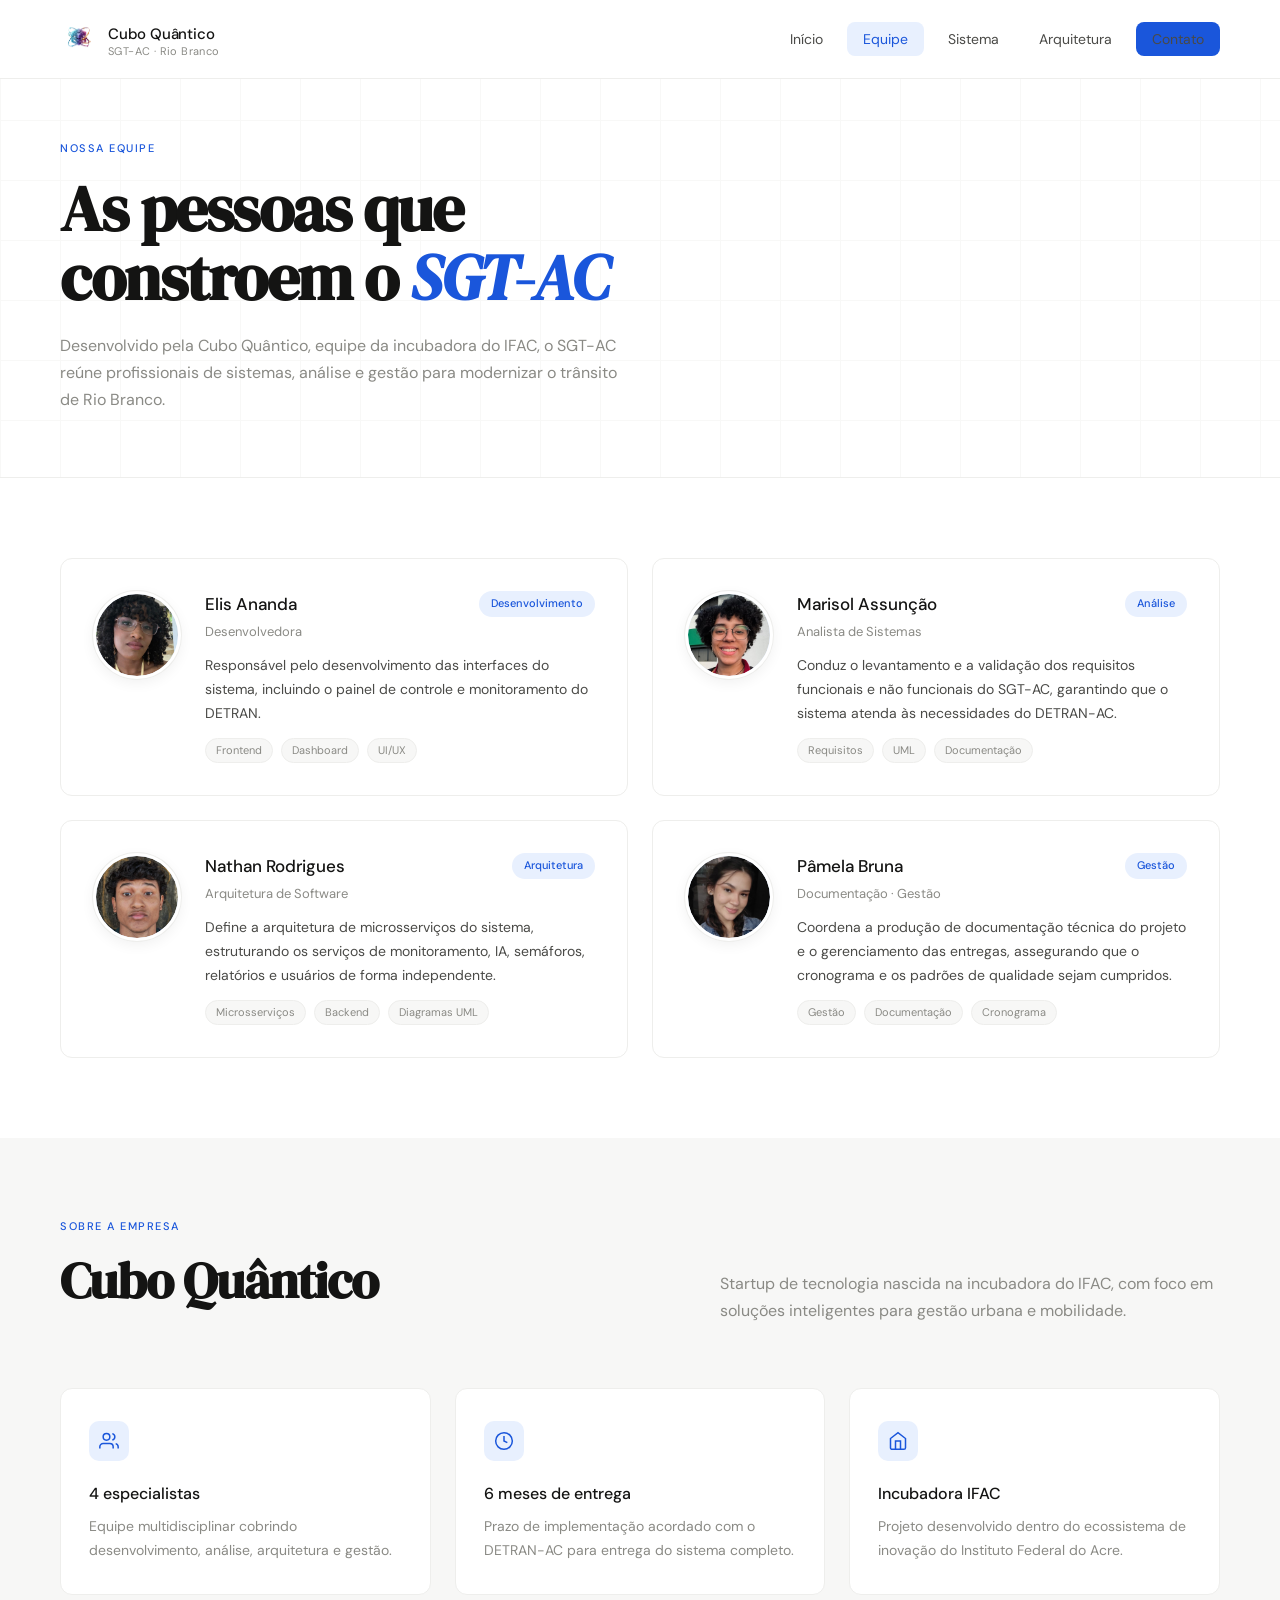
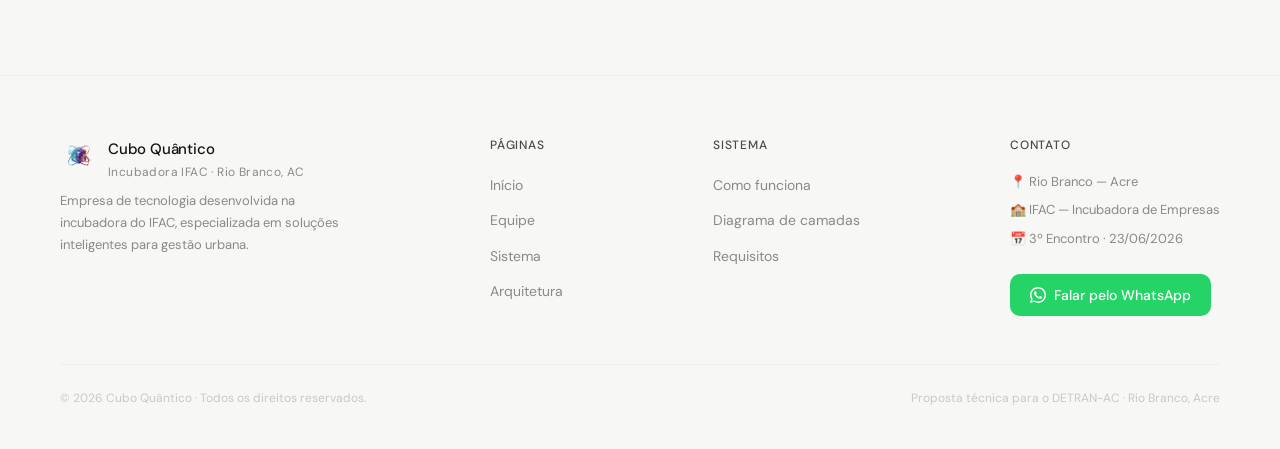
<file: equipe.html>
<!DOCTYPE html>
<html lang="pt-BR">
<head>
  <meta charset="UTF-8">
  <meta name="viewport" content="width=device-width, initial-scale=1.0">
  <title>Equipe — Cubo Quântico</title>
  <link rel="stylesheet" href="style.css?v=4">
</head>
<body>

<!-- NAV -->
<nav>
  <a href="index.html" class="nav-logo">
    <div class="logo-icon">
      <img src="img/logo1.png" alt="Cubo Quântico" width="38" height="38">
    </div>
    <div>
      <span class="logo-text">Cubo Quântico</span>
      <span class="logo-sub">SGT-AC · Rio Branco</span>
    </div>
  </a>
  <ul class="nav-links" id="nav-links">
    <li><a href="index.html">Início</a></li>
    <li><a href="equipe.html" class="active">Equipe</a></li>
    <li><a href="sistema.html">Sistema</a></li>
    <li><a href="arquitetura.html">Arquitetura</a></li>
    <li><a href="index.html#contato" class="nav-cta">Contato</a></li>
  </ul>
  <button class="nav-hamburger" id="nav-hamburger" aria-label="Abrir menu" aria-expanded="false">
    <span></span>
    <span></span>
    <span></span>
  </button>
</nav>

<!-- MENU MOBILE OVERLAY -->
<div class="mobile-menu" id="mobile-menu">
  <ul>
    <li><a href="index.html">Início</a></li>
    <li><a href="equipe.html" class="active">Equipe</a></li>
    <li><a href="sistema.html">Sistema</a></li>
    <li><a href="arquitetura.html">Arquitetura</a></li>
    <li><a href="index.html#contato">Contato</a></li>
  </ul>
</div>

<!-- PAGE/HEADER -->
<section class="page-hero">
  <div class="page-hero-content">
    <p class="section-label">Nossa equipe</p>
    <h1 class="page-hero-title">As pessoas que<br>constroem o <em>SGT-AC</em></h1>
    <p class="page-hero-desc">Desenvolvido pela Cubo Quântico, equipe da 
      incubadora do IFAC, o SGT-AC reúne profissionais de sistemas, 
      análise e gestão para modernizar o trânsito de Rio Branco.</p>
  </div>
</section>

<!-- EQUIPE/GRID -->
<section class="team-page-section">
  <div class="team-page-grid reveal">

    <!-- Elis -->
    <div class="team-page-card">
      <div class="team-page-avatar">
        <img src="fotos/elis.jpg" alt="Elis Ananda"
             onerror="this.style.display='none';this.nextElementSibling.style.display='flex'">
        <span class="avatar-fallback">E</span>
      </div>
      <div class="team-page-info">
        <div class="team-page-header">
          <div>
            <h3 class="team-page-name">Elis Ananda</h3>
            <span class="team-page-role">Desenvolvedora</span>
          </div>
          <span class="team-page-badge">Desenvolvimento</span>
        </div>
        <p class="team-page-bio">
          Responsável pelo desenvolvimento das interfaces do sistema, incluindo o painel de controle e monitoramento do DETRAN.
        </p>
        <div class="team-page-tags">
          <span class="team-tag">Frontend</span>
          <span class="team-tag">Dashboard</span>
          <span class="team-tag">UI/UX</span>
        </div>
      </div>
    </div>

    <!-- Marisol -->
    <div class="team-page-card">
      <div class="team-page-avatar">
        <img src="fotos/marisol.jpg" alt="Marisol Assunção"
             onerror="this.style.display='none';this.nextElementSibling.style.display='flex'">
        <span class="avatar-fallback">M</span>
      </div>
      <div class="team-page-info">
        <div class="team-page-header">
          <div>
            <h3 class="team-page-name">Marisol Assunção</h3>
            <span class="team-page-role">Analista de Sistemas</span>
          </div>
          <span class="team-page-badge">Análise</span>
        </div>
        <p class="team-page-bio">
          Conduz o levantamento e a validação dos requisitos 
          funcionais e não funcionais do SGT-AC, garantindo que o sistema atenda às necessidades do DETRAN-AC.
        </p>
        <div class="team-page-tags">
          <span class="team-tag">Requisitos</span>
          <span class="team-tag">UML</span>
          <span class="team-tag">Documentação</span>
        </div>
      </div>
    </div>

    <!-- Nathan -->
    <div class="team-page-card">
      <div class="team-page-avatar">
        <img src="fotos/nathan.jpg" alt="Nathan Rodrigues"
             onerror="this.style.display='none';this.nextElementSibling.style.display='flex'">
        <span class="avatar-fallback">N</span>
      </div>
      <div class="team-page-info">
        <div class="team-page-header">
          <div>
            <h3 class="team-page-name">Nathan Rodrigues</h3>
            <span class="team-page-role">Arquitetura de Software</span>
          </div>
          <span class="team-page-badge">Arquitetura</span>
        </div>
        <p class="team-page-bio">
          Define a arquitetura de microsserviços do sistema, estruturando os serviços de monitoramento, IA, semáforos, relatórios e usuários de forma independente.
        </p>
        <div class="team-page-tags">
          <span class="team-tag">Microsserviços</span>
          <span class="team-tag">Backend</span>
          <span class="team-tag">Diagramas UML</span>
        </div>
      </div>
    </div>

    <!-- Pâmela -->
    <div class="team-page-card">
      <div class="team-page-avatar">
        <img src="fotos/pamela.jpg" alt="Pâmela Bruna"
             onerror="this.style.display='none';this.nextElementSibling.style.display='flex'">
        <span class="avatar-fallback">P</span>
      </div>
      <div class="team-page-info">
        <div class="team-page-header">
          <div>
            <h3 class="team-page-name">Pâmela Bruna</h3>
            <span class="team-page-role">Documentação · Gestão</span>
          </div>
          <span class="team-page-badge">Gestão</span>
        </div>
        <p class="team-page-bio">
          Coordena a produção de documentação técnica do projeto e o gerenciamento das entregas, assegurando que o cronograma e os padrões de qualidade sejam cumpridos.
        </p>
        <div class="team-page-tags">
          <span class="team-tag">Gestão</span>
          <span class="team-tag">Documentação</span>
          <span class="team-tag">Cronograma</span>
        </div>
      </div>
    </div>

  </div>
</section>

<!-- SOBRE/EMPRESA -->
<section class="about-section">
  <div class="section-header reveal">
    <div>
      <p class="section-label">Sobre a empresa</p>
      <h2 class="section-title">Cubo Quântico</h2>
    </div>
    <p class="section-desc">Startup de tecnologia nascida na incubadora do IFAC, com foco em soluções inteligentes para gestão urbana e mobilidade.</p>
  </div>
  <div class="about-grid reveal">
    <div class="about-card">
      <div class="how-icon">
        <svg viewBox="0 0 24 24" fill="none" stroke="currentColor" stroke-width="1.8"><path d="M17 21v-2a4 4 0 00-4-4H5a4 4 0 00-4 4v2"/><circle cx="9" cy="7" r="4"/><path d="M23 21v-2a4 4 0 00-3-3.87M16 3.13a4 4 0 010 7.75"/></svg>
      </div>
      <h4 class="about-card-title">4 especialistas</h4>
      <p class="about-card-text">Equipe multidisciplinar cobrindo desenvolvimento, análise, arquitetura e gestão.</p>
    </div>
    <div class="about-card">
      <div class="how-icon">
        <svg viewBox="0 0 24 24" fill="none" stroke="currentColor" stroke-width="1.8"><circle cx="12" cy="12" r="10"/><polyline points="12 6 12 12 16 14"/></svg>
      </div>
      <h4 class="about-card-title">6 meses de entrega</h4>
      <p class="about-card-text">Prazo de implementação acordado com o DETRAN-AC para entrega do sistema completo.</p>
    </div>
    <div class="about-card">
      <div class="how-icon">
        <svg viewBox="0 0 24 24" fill="none" stroke="currentColor" stroke-width="1.8"><path d="M3 9l9-7 9 7v11a2 2 0 01-2 2H5a2 2 0 01-2-2z"/><polyline points="9 22 9 12 15 12 15 22"/></svg>
      </div>
      <h4 class="about-card-title">Incubadora IFAC</h4>
      <p class="about-card-text">Projeto desenvolvido dentro do ecossistema de inovação do Instituto Federal do Acre.</p>
    </div>
  </div>
</section>

<!-- RODAPÉ -->
<footer id="contato">
  <div class="footer-top">
    <div class="footer-brand">
      <a href="index.html" class="nav-logo">
        <div class="logo-icon">
          <img src="img/logo1.png" alt="Cubo Quântico" width="38" height="38">
        </div>
        <div>
          <span class="logo-text">Cubo Quântico</span>
          <span class="logo-sub">Incubadora IFAC · Rio Branco, AC</span>
        </div>
      </a>
      <p class="footer-desc">Empresa de tecnologia desenvolvida na incubadora do IFAC, especializada em soluções inteligentes para gestão urbana.</p>
    </div>
    <div class="footer-links">
      <h4>Páginas</h4>
      <ul>
        <li><a href="index.html">Início</a></li>
        <li><a href="equipe.html">Equipe</a></li>
        <li><a href="sistema.html">Sistema</a></li>
        <li><a href="arquitetura.html">Arquitetura</a></li>
      </ul>
    </div>
    <div class="footer-links">
      <h4>Sistema</h4>
      <ul>
        <li><a href="sistema.html">Como funciona</a></li>
        <li><a href="arquitetura.html">Diagrama de camadas</a></li>
        <li><a href="sistema.html#requisitos">Requisitos</a></li>
      </ul>
    </div>
    <div class="footer-contact">
      <h4>Contato</h4>
      <p>📍 Rio Branco — Acre</p>
      <p>🏫 IFAC — Incubadora de Empresas</p>
      <p>📅 3º Encontro · 23/06/2026</p>
      <a href="https://wa.me/55" target="_blank" class="whatsapp-btn">
        <svg width="16" height="16" viewBox="0 0 24 24" fill="white"><path d="M17.472 14.382c-.297-.149-1.758-.867-2.03-.967-.273-.099-.471-.148-.67.15-.197.297-.767.966-.94 1.164-.173.199-.347.223-.644.075-.297-.15-1.255-.463-2.39-1.475-.883-.788-1.48-1.761-1.653-2.059-.173-.297-.018-.458.13-.606.134-.133.298-.347.446-.52.149-.174.198-.298.298-.497.099-.198.05-.371-.025-.52-.075-.149-.669-1.612-.916-2.207-.242-.579-.487-.5-.669-.51-.173-.008-.371-.01-.57-.01-.198 0-.52.074-.792.372-.272.297-1.04 1.016-1.04 2.479 0 1.462 1.065 2.875 1.213 3.074.149.198 2.096 3.2 5.077 4.487.709.306 1.262.489 1.694.625.712.227 1.36.195 1.871.118.571-.085 1.758-.719 2.006-1.413.248-.694.248-1.289.173-1.413-.074-.124-.272-.198-.57-.347z"/><path d="M12 0C5.373 0 0 5.373 0 12c0 2.123.554 4.116 1.524 5.843L.057 23.928l6.234-1.635A11.942 11.942 0 0012 24c6.627 0 12-5.373 12-12S18.627 0 12 0zm0 21.818a9.818 9.818 0 01-5.007-1.369l-.36-.214-3.7.97 1.013-3.597-.235-.37A9.818 9.818 0 012.182 12c0-5.42 4.398-9.818 9.818-9.818 5.42 0 9.818 4.398 9.818 9.818 0 5.42-4.398 9.818-9.818 9.818z"/></svg>
        Falar pelo WhatsApp
      </a>
    </div>
  </div>
  <div class="footer-bottom">
    <p>© 2026 Cubo Quântico · Todos os direitos reservados.</p>
    <p>Proposta técnica para o DETRAN-AC · Rio Branco, Acre</p>
  </div>
</footer>

<script src="main.js?v=4" defer></script>
</body>
</html>
</file>
<file: style.css>
@import url('https://fonts.googleapis.com/css2?family=DM+Sans:wght@300;400;500&family=DM+Serif+Display:ital@0;1&display=swap');

*, *::before, *::after {
  box-sizing: border-box;
  margin: 0;
  padding: 0;
}

:root {
  --white: #ffffff;
  --off: #f7f7f6;
  --gray-100: #eeeeec;
  --gray-300: #c8c8c4;
  --gray-500: #8a8a85;
  --gray-700: #4a4a47;
  --black: #141413;
  --blue: #1a56db;
  --blue-light: #e8f0fe;
  --blue-mid: #3b82f6;
  --accent: #1a56db;
  --font-display: 'DM Serif Display', Georgia, serif;
  --font-body: 'DM Sans', sans-serif;
  --radius: 12px;
  --transition: 0.35s cubic-bezier(0.4, 0, 0.2, 1);
}

html {
  scroll-behavior: smooth;
}

body {
  font-family: var(--font-body);
  background: var(--white);
  color: var(--black);
  line-height: 1.6;
  overflow-x: hidden;
}

/* ── NAV ── */
nav {
  position: fixed;
  top: 0; left: 0; right: 0;
  z-index: 10001;
  display: flex;
  align-items: center;
  justify-content: space-between;
  padding: 20px 60px;
  background: rgba(255, 255, 255, 0.92);
  backdrop-filter: blur(12px);
  border-bottom: 1px solid var(--gray-100);
  transition: var(--transition);
}

.nav-logo {
  display: flex;
  align-items: center;
  gap: 10px;
  text-decoration: none;
  color: var(--black);
}

.logo-icon {
  width: 38px;
  height: 38px;
  min-width: 38px;
  flex-shrink: 0;
  display: flex;
  align-items: center;
  justify-content: center;
  overflow: hidden;
}

.logo-icon img {
  width: 100%;
  height: 100%;
  max-width: 38px;
  max-height: 38px;
  object-fit: contain;
  display: block;
}

.logo-text {
  font-family: var(--font-body);
  font-weight: 500;
  font-size: 15px;
  letter-spacing: -0.2px;
}

.logo-sub {
  font-size: 11px;
  color: var(--gray-500);
  letter-spacing: 0.4px;
  display: block;
  line-height: 1;
}

.nav-links {
  display: flex;
  gap: 8px;
  list-style: none;
}

.nav-links a {
  text-decoration: none;
  font-size: 14px;
  font-weight: 400;
  color: var(--gray-700);
  padding: 8px 16px;
  border-radius: 8px;
  transition: var(--transition);
}

.nav-links a:hover,
.nav-links a.active {
  background: var(--blue-light);
  color: var(--blue);
}

.nav-cta {
  background: var(--blue) ;
  color: white;
  font-weight: 500;
}

.nav-cta:hover {
  background: #1445b8;
  color: white;
}

/* ── HERO ── */
.hero {
  min-height: 100vh;
  display: flex;
  flex-direction: column;
  justify-content: center;
  padding: 120px 60px 80px;
  position: relative;
  overflow: hidden;
}

.hero-grid {
  position: absolute;
  inset: 0;
  background-image:
    linear-gradient(var(--gray-100) 1px, transparent 1px),
    linear-gradient(90deg, var(--gray-100) 1px, transparent 1px);
  background-size: 60px 60px;
  opacity: 0.5;
  z-index: 0;
  pointer-events: none;
}

.hero-blob {
  position: absolute;
  top: -100px;
  right: -100px;
  width: 600px;
  height: 600px;
  background: radial-gradient(circle at center, #e8f0fe 0%, transparent 70%);
  z-index: 0;
  pointer-events: none;
}

.hero-content {
  position: relative;
  z-index: 1;
  max-width: 800px;
}

.hero-badge {
  display: inline-flex;
  align-items: center;
  gap: 6px;
  background: var(--blue-light);
  color: var(--blue);
  font-size: 12px;
  font-weight: 500;
  letter-spacing: 0.8px;
  text-transform: uppercase;
  padding: 6px 14px;
  border-radius: 100px;
  margin-bottom: 32px;
  opacity: 0;
  transform: translateY(16px);
  animation: fadeUp 0.6s 0.1s forwards;
}

.hero-badge::before {
  content: '';
  width: 6px;
  height: 6px;
  background: var(--blue);
  border-radius: 50%;
}

.hero-title {
  font-family: var(--font-display);
  font-size: clamp(48px, 7vw, 88px);
  line-height: 1.05;
  letter-spacing: -2px;
  color: var(--black);
  margin-bottom: 24px;
  opacity: 0;
  transform: translateY(20px);
  animation: fadeUp 0.7s 0.2s forwards;
}

.hero-title em {
  font-style: italic;
  color: var(--blue);
}

.hero-desc {
  font-size: 18px;
  color: var(--gray-700);
  max-width: 560px;
  line-height: 1.7;
  margin-bottom: 48px;
  opacity: 0;
  transform: translateY(20px);
  animation: fadeUp 0.7s 0.35s forwards;
}

.hero-actions {
  display: flex;
  gap: 16px;
  flex-wrap: wrap;
  opacity: 0;
  transform: translateY(20px);
  animation: fadeUp 0.7s 0.5s forwards;
}

.hero-stats {
  display: flex;
  gap: 48px;
  margin-top: 80px;
  padding-top: 48px;
  border-top: 1px solid var(--gray-100);
  opacity: 0;
  transform: translateY(20px);
  animation: fadeUp 0.7s 0.65s forwards;
}

.stat-number {
  font-family: var(--font-display);
  font-size: 36px;
  color: var(--black);
  line-height: 1;
  margin-bottom: 4px;
}

.stat-label {
  font-size: 13px;
  color: var(--gray-500);
  letter-spacing: 0.3px;
}

/* ── BOTÕES ── */
.btn {
  display: inline-flex;
  align-items: center;
  gap: 8px;
  padding: 14px 28px;
  border-radius: 10px;
  font-family: var(--font-body);
  font-size: 15px;
  font-weight: 500;
  text-decoration: none;
  transition: var(--transition);
  cursor: pointer;
  border: none;
}

.btn-primary {
  background: var(--blue);
  color: white;
}

.btn-primary:hover {
  background: #1445b8;
  transform: translateY(-2px);
  box-shadow: 0 8px 24px rgba(26, 86, 219, 0.3);
}

.btn-secondary {
  background: var(--white);
  color: var(--black);
  border: 1.5px solid var(--gray-300);
}

.btn-secondary:hover {
  border-color: var(--blue);
  color: var(--blue);
  transform: translateY(-2px);
}

.btn-white {
  background: var(--white);
  color: var(--black);
}

.btn-white:hover {
  background: var(--blue-light);
  color: var(--blue);
  transform: translateY(-2px);
}

/* ── SEÇÕES GENÉRICAS ── */
section {
  padding: 100px 60px;
}

.section-label {
  font-size: 11px;
  font-weight: 500;
  letter-spacing: 1.5px;
  text-transform: uppercase;
  color: var(--blue);
  margin-bottom: 16px;
}

.section-title {
  font-family: var(--font-display);
  font-size: clamp(32px, 4vw, 52px);
  line-height: 1.1;
  letter-spacing: -1px;
  color: var(--black);
  margin-bottom: 16px;
}

.section-desc {
  font-size: 16px;
  color: var(--gray-500);
  max-width: 500px;
  line-height: 1.7;
}

.section-header {
  display: flex;
  justify-content: space-between;
  align-items: flex-end;
  margin-bottom: 64px;
  gap: 40px;
  flex-wrap: wrap;
}

/* ── EQUIPE ── */
.team-section {
  background: var(--off);
}

.team-grid {
  display: grid;
  grid-template-columns: repeat(auto-fill, minmax(200px, 1fr));
  gap: 24px;
}

.team-card {
  background: var(--white);
  border: 1px solid var(--gray-100);
  border-radius: var(--radius);
  padding: 32px 24px;
  text-align: center;
  transition: var(--transition);
  cursor: default;
}

.team-card:hover {
  border-color: var(--blue);
  transform: translateY(-4px);
  box-shadow: 0 12px 32px rgba(26, 86, 219, 0.08);
}

.team-avatar {
  width: 80px;
  height: 80px;
  border-radius: 50%;
  background: var(--blue-light);
  display: flex;
  align-items: center;
  justify-content: center;
  margin: 0 auto 20px;
  overflow: hidden;
  position: relative;
  border: 3px solid var(--white);
  box-shadow: 0 0 0 1px var(--gray-100), 0 4px 14px rgba(20, 20, 19, 0.06);
  transition: var(--transition);
}

.team-card:hover .team-avatar {
  box-shadow: 0 0 0 1px var(--blue), 0 6px 18px rgba(26, 86, 219, 0.15);
}

.team-avatar img {
  width: 100%;
  height: 100%;
  object-fit: cover;
  border-radius: 50%;
  display: block;
}

.team-avatar .avatar-fallback {
  font-family: var(--font-display);
  font-size: 26px;
  color: var(--blue);
  display: none;
  align-items: center;
  justify-content: center;
  width: 100%;
  height: 100%;
}

.team-name {
  font-size: 15px;
  font-weight: 500;
  color: var(--black);
  margin-bottom: 4px;
}

.team-role {
  font-size: 12px;
  color: var(--gray-500);
  letter-spacing: 0.3px;
}

/* ── COMO FUNCIONA ── */
.how-grid {
  display: grid;
  grid-template-columns: repeat(3, 1fr);
  gap: 2px;
  background: var(--gray-100);
  border: 1px solid var(--gray-100);
  border-radius: var(--radius);
  overflow: hidden;
}

.how-card {
  background: var(--white);
  padding: 40px 32px;
  transition: var(--transition);
}

.how-card:hover {
  background: var(--off);
}

.how-number {
  font-family: var(--font-display);
  font-size: 48px;
  color: var(--gray-100);
  line-height: 1;
  margin-bottom: 20px;
}

.how-icon {
  width: 40px;
  height: 40px;
  background: var(--blue-light);
  border-radius: 10px;
  display: flex;
  align-items: center;
  justify-content: center;
  margin-bottom: 20px;
}

.how-icon svg {
  width: 20px;
  height: 20px;
  stroke: var(--blue);
  fill: none;
  stroke-width: 1.8;
}

.how-title {
  font-size: 16px;
  font-weight: 500;
  color: var(--black);
  margin-bottom: 10px;
}

.how-text {
  font-size: 14px;
  color: var(--gray-500);
  line-height: 1.7;
}

.how-cta {
  text-align: center;
  margin-top: 48px;
}

/* ── ARQUITETURA ── */
.arch-section {
  background: var(--black);
}

.arch-section .section-label { color: var(--blue-mid); }
.arch-section .section-title { color: var(--white); }
.arch-section .section-desc  { color: var(--gray-300); }

.arch-layers {
  display: flex;
  flex-direction: column;
  gap: 3px;
  margin-top: 56px;
}

.arch-layer {
  display: flex;
  align-items: center;
  gap: 20px;
  background: rgba(255, 255, 255, 0.04);
  border: 1px solid rgba(255, 255, 255, 0.08);
  border-radius: 10px;
  padding: 20px 28px;
  transition: var(--transition);
}

.arch-layer:hover {
  background: rgba(26, 86, 219, 0.12);
  border-color: rgba(26, 86, 219, 0.4);
}

.arch-layer-num {
  font-family: var(--font-display);
  font-size: 13px;
  color: var(--blue-mid);
  min-width: 24px;
}

.arch-layer-name {
  font-size: 14px;
  font-weight: 500;
  color: var(--white);
  min-width: 200px;
}

.arch-layer-desc {
  font-size: 13px;
  color: var(--gray-500);
}

.arch-tags {
  display: flex;
  gap: 8px;
  margin-left: auto;
  flex-wrap: wrap;
}

.arch-tag {
  font-size: 11px;
  color: var(--blue-mid);
  background: rgba(59, 130, 246, 0.12);
  border: 1px solid rgba(59, 130, 246, 0.2);
  padding: 3px 10px;
  border-radius: 100px;
}

.arch-cta {
  text-align: center;
  margin-top: 48px;
}

/* ── RODAPÉ ── */
footer {
  background: var(--off);
  border-top: 1px solid var(--gray-100);
  padding: 60px 60px 40px;
}

.footer-top {
  display: flex;
  justify-content: space-between;
  align-items: flex-start;
  gap: 40px;
  flex-wrap: wrap;
  margin-bottom: 48px;
}

.footer-brand .logo-sub {
  margin-top: 4px;
  font-size: 12px;
}

.footer-desc {
  font-size: 13px;
  color: var(--gray-500);
  max-width: 280px;
  margin-top: 12px;
  line-height: 1.7;
}

.footer-links h4 {
  font-size: 12px;
  font-weight: 500;
  letter-spacing: 0.8px;
  text-transform: uppercase;
  color: var(--gray-700);
  margin-bottom: 16px;
}

.footer-links ul { list-style: none; }

.footer-links li { margin-bottom: 10px; }

.footer-links a {
  font-size: 14px;
  color: var(--gray-500);
  text-decoration: none;
  transition: color 0.2s;
}

.footer-links a:hover { color: var(--blue); }

.footer-contact h4 {
  font-size: 12px;
  font-weight: 500;
  letter-spacing: 0.8px;
  text-transform: uppercase;
  color: var(--gray-700);
  margin-bottom: 16px;
}

.footer-contact p {
  font-size: 13px;
  color: var(--gray-500);
  margin-bottom: 8px;
  display: flex;
  align-items: center;
  gap: 8px;
}

.whatsapp-btn {
  display: inline-flex;
  align-items: center;
  gap: 8px;
  background: #25d366;
  color: white;
  text-decoration: none;
  padding: 10px 20px;
  border-radius: 10px;
  font-size: 14px;
  font-weight: 500;
  margin-top: 16px;
  transition: var(--transition);
}

.whatsapp-btn:hover {
  background: #1dbb5b;
  transform: translateY(-2px);
  box-shadow: 0 6px 20px rgba(37, 211, 102, 0.3);
}

.footer-bottom {
  border-top: 1px solid var(--gray-100);
  padding-top: 24px;
  display: flex;
  justify-content: space-between;
  align-items: center;
  flex-wrap: wrap;
  gap: 12px;
}

.footer-bottom p {
  font-size: 12px;
  color: var(--gray-300);
}

/* ── SCROLL REVEAL ── */
/* Visível por padrão — o JS é quem oculta antes de animar.
   Assim, se o JS falhar ou demorar, o conteúdo nunca fica invisível. */
.reveal {
  opacity: 1;
  transform: none;
}

.reveal.reveal-init {
  opacity: 0;
  transform: translateY(28px);
  transition: opacity 0.7s ease, transform 0.7s ease;
}

.reveal.reveal-init.visible {
  opacity: 1;
  transform: translateY(0);
}

/* ── PAGE HERO ── */
.page-hero {
  min-height: 40vh;
  display: flex;
  align-items: flex-end;
  padding: 140px 60px 64px;
  position: relative;
  overflow: hidden;
  border-bottom: 1px solid var(--gray-100);
}

.page-hero::before {
  content: '';
  position: absolute;
  inset: 0;
  background-image:
    linear-gradient(var(--gray-100) 1px, transparent 1px),
    linear-gradient(90deg, var(--gray-100) 1px, transparent 1px);
  background-size: 60px 60px;
  opacity: 0.4;
  z-index: 0;
}

.page-hero-content {
  position: relative;
  z-index: 1;
  max-width: 700px;
}

.page-hero-title {
  font-family: var(--font-display);
  font-size: clamp(36px, 5vw, 64px);
  line-height: 1.08;
  letter-spacing: -1.5px;
  color: var(--black);
  margin: 12px 0 20px;
}

.page-hero-title em {
  font-style: italic;
  color: var(--blue);
}

.page-hero-desc {
  font-size: 16px;
  color: var(--gray-500);
  max-width: 560px;
  line-height: 1.7;
}

/* ── EQUIPE PAGE ── */
.team-page-section {
  padding: 80px 60px;
}

.team-page-grid {
  display: grid;
  grid-template-columns: repeat(2, 1fr);
  gap: 24px;
}

.team-page-card {
  display: flex;
  gap: 24px;
  background: var(--white);
  border: 1px solid var(--gray-100);
  border-radius: var(--radius);
  padding: 32px;
  transition: var(--transition);
}

.team-page-card:hover {
  border-color: var(--blue);
  box-shadow: 0 12px 40px rgba(26, 86, 219, 0.07);
  transform: translateY(-3px);
}

.team-page-avatar {
  width: 88px;
  height: 88px;
  min-width: 88px;
  border-radius: 50%;
  background: var(--blue-light);
  overflow: hidden;
  display: flex;
  align-items: center;
  justify-content: center;
  border: 3px solid var(--white);
  box-shadow: 0 0 0 1px var(--gray-100), 0 4px 14px rgba(20, 20, 19, 0.06);
  transition: var(--transition);
}

.team-page-card:hover .team-page-avatar {
  box-shadow: 0 0 0 1px var(--blue), 0 6px 18px rgba(26, 86, 219, 0.15);
}

.team-page-avatar img {
  width: 100%;
  height: 100%;
  object-fit: cover;
  border-radius: 50%;
}

.team-page-avatar .avatar-fallback {
  font-family: var(--font-display);
  font-size: 28px;
  color: var(--blue);
  display: none;
  align-items: center;
  justify-content: center;
  width: 100%;
  height: 100%;
}

.team-page-info {
  flex: 1;
  display: flex;
  flex-direction: column;
  gap: 12px;
}

.team-page-header {
  display: flex;
  justify-content: space-between;
  align-items: flex-start;
  gap: 12px;
}

.team-page-name {
  font-size: 17px;
  font-weight: 500;
  color: var(--black);
  margin-bottom: 3px;
}

.team-page-role {
  font-size: 13px;
  color: var(--gray-500);
  display: block;
}

.team-page-badge {
  font-size: 11px;
  font-weight: 500;
  color: var(--blue);
  background: var(--blue-light);
  padding: 4px 12px;
  border-radius: 100px;
  white-space: nowrap;
}

.team-page-bio {
  font-size: 14px;
  color: var(--gray-700);
  line-height: 1.7;
}

.team-page-tags {
  display: flex;
  gap: 8px;
  flex-wrap: wrap;
}

.team-tag {
  font-size: 11px;
  color: var(--gray-500);
  background: var(--off);
  border: 1px solid var(--gray-100);
  padding: 3px 10px;
  border-radius: 100px;
}

/* ── SOBRE A EMPRESA ── */
.about-section {
  padding: 80px 60px;
  background: var(--off);
}

.about-grid {
  display: grid;
  grid-template-columns: repeat(3, 1fr);
  gap: 24px;
}

.about-card {
  background: var(--white);
  border: 1px solid var(--gray-100);
  border-radius: var(--radius);
  padding: 32px 28px;
  transition: var(--transition);
}

.about-card:hover {
  border-color: var(--blue);
  transform: translateY(-3px);
  box-shadow: 0 8px 28px rgba(26, 86, 219, 0.07);
}

.about-card-title {
  font-size: 16px;
  font-weight: 500;
  color: var(--black);
  margin: 16px 0 8px;
}

.about-card-text {
  font-size: 14px;
  color: var(--gray-500);
  line-height: 1.7;
}

/* ── HAMBURGER ── */
.nav-hamburger {
  display: none;
  flex-direction: column;
  justify-content: center;
  gap: 5px;
  width: 36px;
  height: 36px;
  background: none;
  border: none;
  cursor: pointer;
  padding: 4px;
  border-radius: 8px;
  transition: background var(--transition);
  z-index: 10000;
}

.nav-hamburger:hover {
  background: var(--gray-100);
}

.nav-hamburger span {
  display: block;
  width: 22px;
  height: 2px;
  background: var(--black);
  border-radius: 2px;
  transition: transform 0.3s ease, opacity 0.3s ease;
  transform-origin: center;
}

.nav-hamburger.open span:nth-child(1) {
  transform: translateY(7px) rotate(45deg);
}
.nav-hamburger.open span:nth-child(2) {
  opacity: 0;
  transform: scaleX(0);
}
.nav-hamburger.open span:nth-child(3) {
  transform: translateY(-7px) rotate(-45deg);
}

/* ── MENU MOBILE OVERLAY ── */
.mobile-menu {
  position: fixed;
  top: 0; left: 0; right: 0; bottom: 0;
  background: var(--white);
  z-index: 9999;
  display: flex;
  flex-direction: column;
  justify-content: center;
  align-items: center;
  opacity: 0;
  visibility: hidden;
  pointer-events: none;
  transition: opacity 0.3s ease, visibility 0.3s ease;
}

.mobile-menu.open {
  opacity: 1;
  visibility: visible;
  pointer-events: all;
}

.mobile-menu ul {
  list-style: none;
  text-align: center;
  display: flex;
  flex-direction: column;
  gap: 8px;
}

.mobile-menu a {
  display: block;
  font-family: var(--font-display);
  font-size: 36px;
  color: var(--black);
  text-decoration: none;
  padding: 8px 24px;
  border-radius: 12px;
  transition: color var(--transition), background var(--transition);
  letter-spacing: -0.5px;
}

.mobile-menu a:hover,
.mobile-menu a.active {
  color: var(--blue);
  background: var(--blue-light);
}

body.menu-open {
  overflow: hidden;
}

/* ── ANIMAÇÕES ── */
@keyframes fadeUp {
  to {
    opacity: 1;
    transform: translateY(0);
  }
}

/* ── RESPONSIVO ── */
@media (max-width: 900px) {
  nav                   { padding: 16px 24px; }
  .nav-links            { display: none; }
  .nav-hamburger        { display: flex; }
  .hero                 { padding: 100px 24px 60px; }
  section               { padding: 70px 24px; }
  .how-grid             { grid-template-columns: 1fr; }
  .hero-stats           { gap: 28px; flex-wrap: wrap; }
  footer                { padding: 48px 24px 32px; }
  .arch-tags            { display: none; }
  .page-hero            { padding: 120px 24px 48px; }
  .team-page-section    { padding: 60px 24px; }
  .team-page-grid       { grid-template-columns: 1fr; }
  .about-section        { padding: 60px 24px; }
  .about-grid           { grid-template-columns: 1fr; gap: 16px; }
  .section-header       { flex-direction: column; align-items: flex-start; }
  .footer-top           { flex-direction: column; gap: 32px; }
  .arch-layer           { flex-wrap: wrap; gap: 12px; }
  .arch-layer-name      { min-width: unset; }
}

@media (max-width: 480px) {
  .hero-title           { letter-spacing: -1.5px; }
  .hero-stats           { display: grid; grid-template-columns: 1fr 1fr; gap: 24px; }
  .team-grid            { grid-template-columns: 1fr 1fr; }
  .team-page-card       { flex-direction: column; align-items: center; text-align: center; }
  .team-page-header     { flex-direction: column; align-items: center; }
  .team-page-tags       { justify-content: center; }
  .how-card             { padding: 28px 20px; }
  .arch-layer           { padding: 16px 20px; }
  .arch-layer-desc      { display: none; }
  .about-grid           { grid-template-columns: 1fr; }
  .footer-bottom        { flex-direction: column; text-align: center; }
}
</file>
